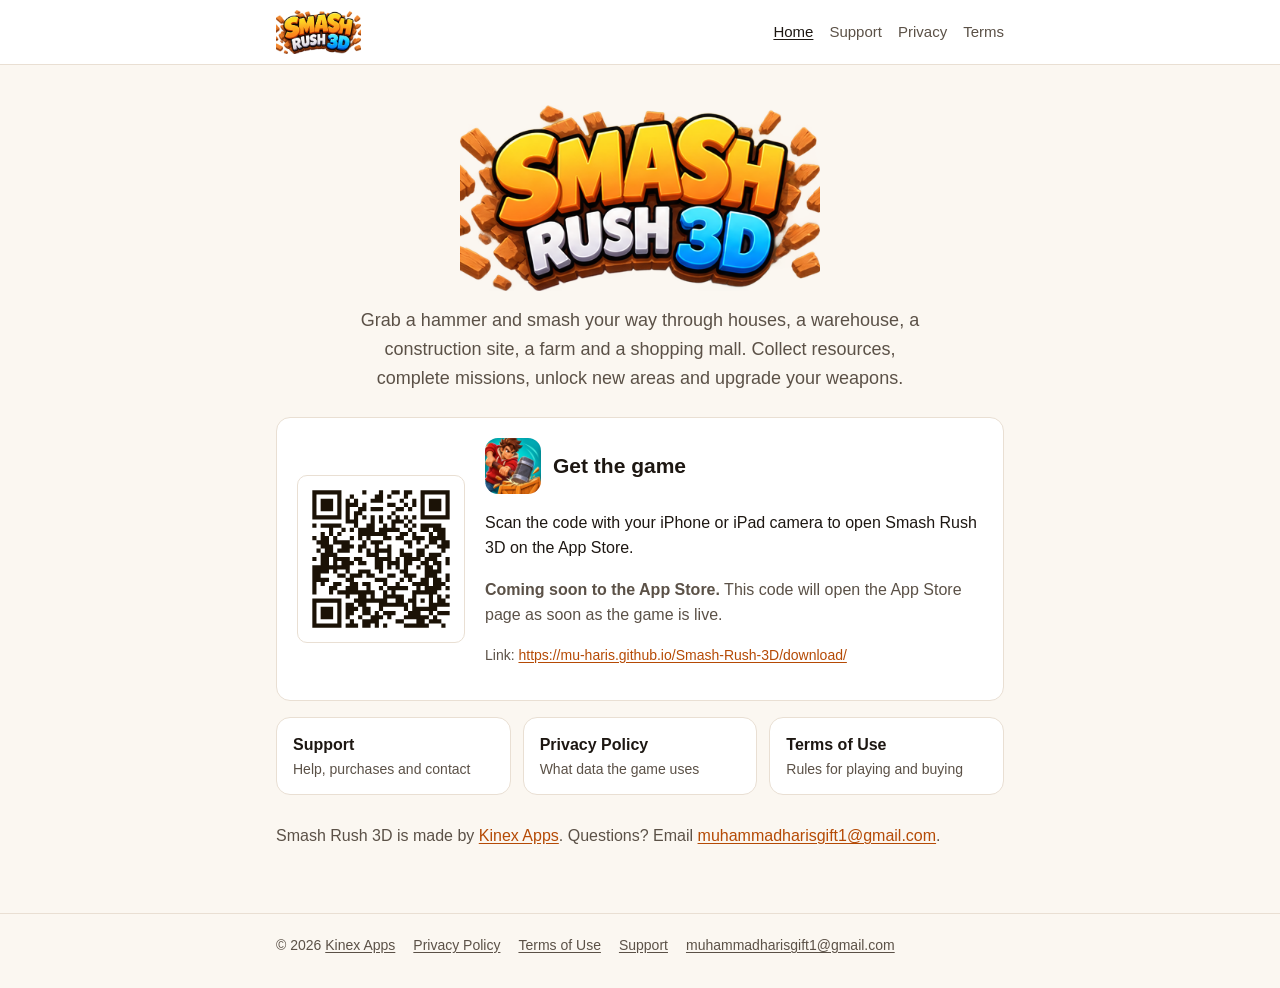
<file: index.html>
<!doctype html>
<html lang="en">
<head>
<meta charset="utf-8">
<meta name="viewport" content="width=device-width, initial-scale=1">
<title>Smash Rush 3D</title>
<meta name="description" content="Smash Rush 3D for iPhone and iPad: smash, collect, unlock and upgrade. Download, support, privacy and terms.">
<link rel="canonical" href="https://mu-haris.github.io/Smash-Rush-3D/">
<link rel="icon" type="image/png" sizes="32x32" href="assets/favicon-32.png">
<link rel="apple-touch-icon" href="assets/icon-180.png">
<link rel="stylesheet" href="assets/site.css">
</head>
<body>
<header class="site"><div class="wrap">
  <a class="brand" href="" aria-label="Smash Rush 3D home"><img src="assets/logo.png" alt="Smash Rush 3D" width="85" height="44"></a>
  <nav aria-label="Main"><a href="" aria-current="page">Home</a><a href="support/">Support</a><a href="privacy/">Privacy</a><a href="terms/">Terms</a></nav>
</div></header>
<main><div class="wrap">

<section class="hero">
  <h1 style="position:absolute;left:-9999px">Smash Rush 3D</h1>
  <img class="logo" src="assets/logo.png" alt="Smash Rush 3D" width="360" height="186">
  <p class="lead">Grab a hammer and smash your way through houses, a warehouse, a construction site, a farm and a shopping mall. Collect resources, complete missions, unlock new areas and upgrade your weapons.</p>
</section>

<section class="card get" aria-labelledby="get">
  <img class="qr" src="assets/app-store-qr.svg" alt="QR code that opens Smash Rush 3D on the App Store" width="168" height="168">
  <div>
    <h2 id="get" style="margin-top:0;display:flex;align-items:center;gap:12px"><img src="assets/icon-512.png" alt="" width="56" height="56" style="border-radius:13px">Get the game</h2>
    <p>Scan the code with your iPhone or iPad camera to open Smash Rush 3D on the App Store.</p>
    <p class="muted"><strong>Coming soon to the App Store.</strong> This code will open the App Store page as soon as the game is live.</p>
    <p class="muted" style="font-size:14px">Link: <a href="download/">https://mu-haris.github.io/Smash-Rush-3D/download/</a></p>
  </div>
</section>

<section aria-label="Help and legal">
  <div class="links">
    <a href="support/">Support<span>Help, purchases and contact</span></a>
    <a href="privacy/">Privacy Policy<span>What data the game uses</span></a>
    <a href="terms/">Terms of Use<span>Rules for playing and buying</span></a>
  </div>
</section>

<p class="muted" style="margin-top:28px">Smash Rush 3D is made by <a href="https://kinexapps.com/">Kinex Apps</a>. Questions? Email <a href="mailto:muhammadharisgift1@gmail.com">muhammadharisgift1@gmail.com</a>.</p>

</div></main>
<footer class="site"><div class="wrap">
  <span>&copy; 2026 <a href="https://kinexapps.com/">Kinex Apps</a></span>
  <a href="privacy/">Privacy Policy</a>
  <a href="terms/">Terms of Use</a>
  <a href="support/">Support</a>
  <a href="mailto:muhammadharisgift1@gmail.com">muhammadharisgift1@gmail.com</a>
</div></footer>
</body>
</html>
</file>
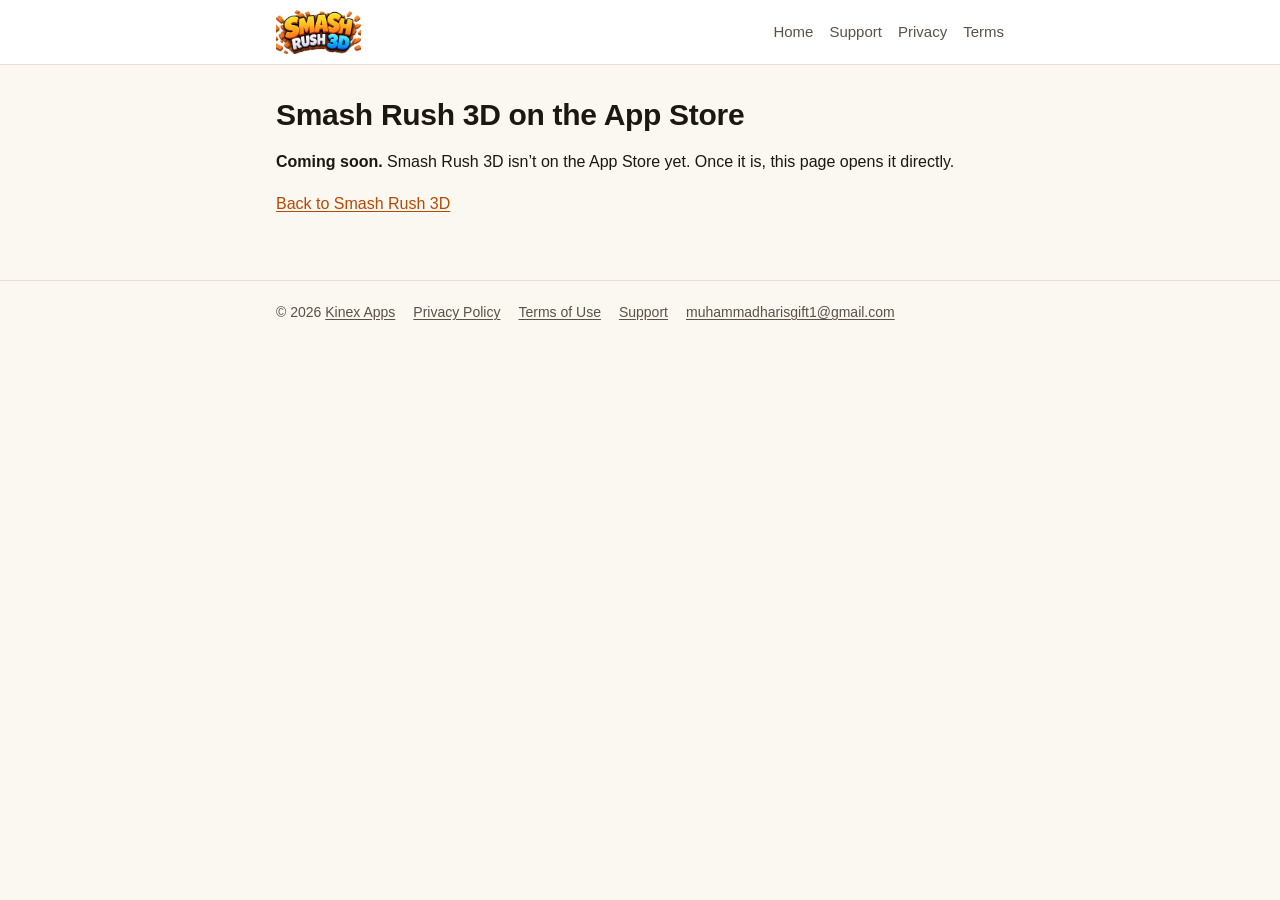
<file: download/index.html>
<!doctype html>
<html lang="en">
<head>
<meta charset="utf-8">
<meta name="viewport" content="width=device-width, initial-scale=1">
<title>Download – Smash Rush 3D</title>
<meta name="description" content="Open Smash Rush 3D on the App Store.">
<link rel="canonical" href="https://mu-haris.github.io/Smash-Rush-3D/download/">
<link rel="icon" type="image/png" sizes="32x32" href="../assets/favicon-32.png">
<link rel="apple-touch-icon" href="../assets/icon-180.png">
<link rel="stylesheet" href="../assets/site.css">
</head>
<body>
<header class="site"><div class="wrap">
  <a class="brand" href="../" aria-label="Smash Rush 3D home"><img src="../assets/logo.png" alt="Smash Rush 3D" width="85" height="44"></a>
  <nav aria-label="Main"><a href="../">Home</a><a href="../support/">Support</a><a href="../privacy/">Privacy</a><a href="../terms/">Terms</a></nav>
</div></header>
<main><div class="wrap">

<h1>Smash Rush 3D on the App Store</h1>
<script></script>
<p><strong>Coming soon.</strong> Smash Rush 3D isn&rsquo;t on the App Store yet. Once it is, this page opens it directly.</p>
<p><a href="../">Back to Smash Rush 3D</a></p>

</div></main>
<footer class="site"><div class="wrap">
  <span>&copy; 2026 <a href="https://kinexapps.com/">Kinex Apps</a></span>
  <a href="../privacy/">Privacy Policy</a>
  <a href="../terms/">Terms of Use</a>
  <a href="../support/">Support</a>
  <a href="mailto:muhammadharisgift1@gmail.com">muhammadharisgift1@gmail.com</a>
</div></footer>
</body>
</html>
</file>
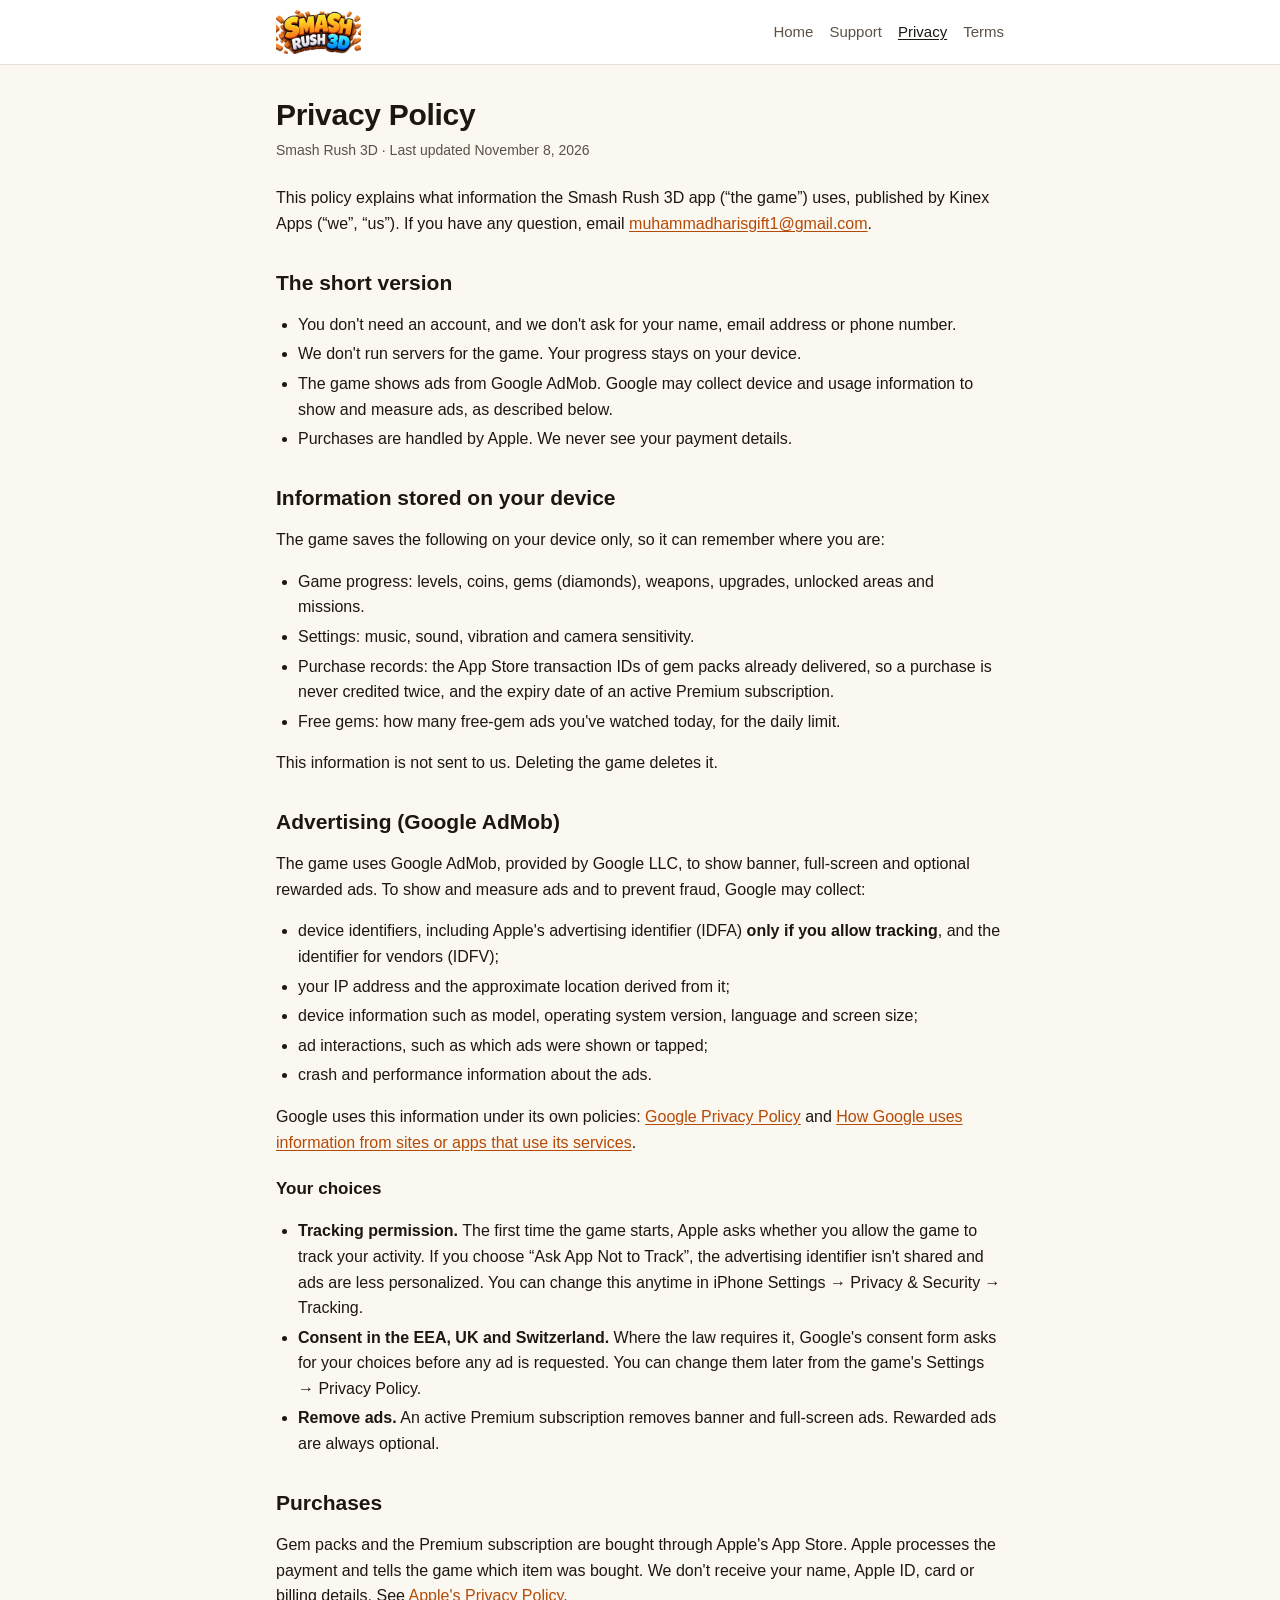
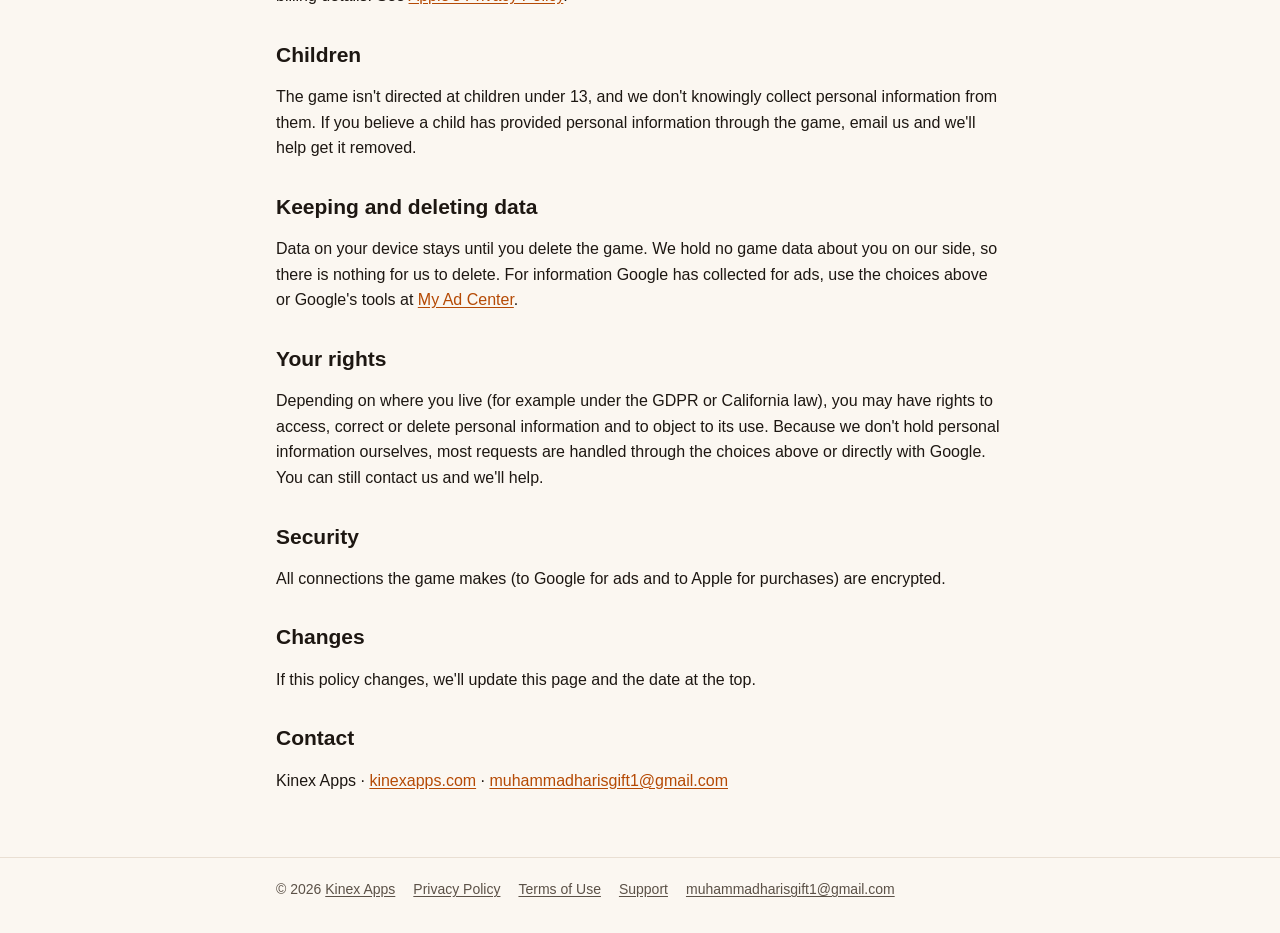
<file: privacy/index.html>
<!doctype html>
<html lang="en">
<head>
<meta charset="utf-8">
<meta name="viewport" content="width=device-width, initial-scale=1">
<title>Privacy Policy – Smash Rush 3D</title>
<meta name="description" content="Privacy Policy for the Smash Rush 3D iOS game by Kinex Apps.">
<link rel="canonical" href="https://mu-haris.github.io/Smash-Rush-3D/privacy/">
<link rel="icon" type="image/png" sizes="32x32" href="../assets/favicon-32.png">
<link rel="apple-touch-icon" href="../assets/icon-180.png">
<link rel="stylesheet" href="../assets/site.css">
</head>
<body>
<header class="site"><div class="wrap">
  <a class="brand" href="../" aria-label="Smash Rush 3D home"><img src="../assets/logo.png" alt="Smash Rush 3D" width="85" height="44"></a>
  <nav aria-label="Main"><a href="../">Home</a><a href="../support/">Support</a><a href="../privacy/" aria-current="page">Privacy</a><a href="../terms/">Terms</a></nav>
</div></header>
<main><div class="wrap">

<h1>Privacy Policy</h1>
<p class="updated">Smash Rush 3D &middot; Last updated November 8, 2026</p>

<p>This policy explains what information the Smash Rush 3D app (&ldquo;the game&rdquo;) uses, published by Kinex Apps (&ldquo;we&rdquo;, &ldquo;us&rdquo;). If you have any question, email <a href="mailto:muhammadharisgift1@gmail.com">muhammadharisgift1@gmail.com</a>.</p>

<h2>The short version</h2>
<ul>
  <li>You don't need an account, and we don't ask for your name, email address or phone number.</li>
  <li>We don't run servers for the game. Your progress stays on your device.</li>
  <li>The game shows ads from Google AdMob. Google may collect device and usage information to show and measure ads, as described below.</li>
  <li>Purchases are handled by Apple. We never see your payment details.</li>
</ul>

<h2>Information stored on your device</h2>
<p>The game saves the following on your device only, so it can remember where you are:</p>
<ul>
  <li>Game progress: levels, coins, gems (diamonds), weapons, upgrades, unlocked areas and missions.</li>
  <li>Settings: music, sound, vibration and camera sensitivity.</li>
  <li>Purchase records: the App Store transaction IDs of gem packs already delivered, so a purchase is never credited twice, and the expiry date of an active Premium subscription.</li>
  <li>Free gems: how many free-gem ads you've watched today, for the daily limit.</li>
</ul>
<p>This information is not sent to us. Deleting the game deletes it.</p>

<h2>Advertising (Google AdMob)</h2>
<p>The game uses Google AdMob, provided by Google LLC, to show banner, full-screen and optional rewarded ads. To show and measure ads and to prevent fraud, Google may collect:</p>
<ul>
  <li>device identifiers, including Apple's advertising identifier (IDFA) <strong>only if you allow tracking</strong>, and the identifier for vendors (IDFV);</li>
  <li>your IP address and the approximate location derived from it;</li>
  <li>device information such as model, operating system version, language and screen size;</li>
  <li>ad interactions, such as which ads were shown or tapped;</li>
  <li>crash and performance information about the ads.</li>
</ul>
<p>Google uses this information under its own policies: <a href="https://policies.google.com/privacy">Google Privacy Policy</a> and <a href="https://policies.google.com/technologies/partner-sites">How Google uses information from sites or apps that use its services</a>.</p>

<h3>Your choices</h3>
<ul>
  <li><strong>Tracking permission.</strong> The first time the game starts, Apple asks whether you allow the game to track your activity. If you choose &ldquo;Ask App Not to Track&rdquo;, the advertising identifier isn't shared and ads are less personalized. You can change this anytime in iPhone Settings &rarr; Privacy &amp; Security &rarr; Tracking.</li>
  <li><strong>Consent in the EEA, UK and Switzerland.</strong> Where the law requires it, Google's consent form asks for your choices before any ad is requested. You can change them later from the game's Settings &rarr; Privacy Policy.</li>
  <li><strong>Remove ads.</strong> An active Premium subscription removes banner and full-screen ads. Rewarded ads are always optional.</li>
</ul>

<h2>Purchases</h2>
<p>Gem packs and the Premium subscription are bought through Apple's App Store. Apple processes the payment and tells the game which item was bought. We don't receive your name, Apple ID, card or billing details. See <a href="https://www.apple.com/legal/privacy/">Apple's Privacy Policy</a>.</p>

<h2>Children</h2>
<p>The game isn't directed at children under 13, and we don't knowingly collect personal information from them. If you believe a child has provided personal information through the game, email us and we'll help get it removed.</p>

<h2>Keeping and deleting data</h2>
<p>Data on your device stays until you delete the game. We hold no game data about you on our side, so there is nothing for us to delete. For information Google has collected for ads, use the choices above or Google's tools at <a href="https://myadcenter.google.com/">My Ad Center</a>.</p>

<h2>Your rights</h2>
<p>Depending on where you live (for example under the GDPR or California law), you may have rights to access, correct or delete personal information and to object to its use. Because we don't hold personal information ourselves, most requests are handled through the choices above or directly with Google. You can still contact us and we'll help.</p>

<h2>Security</h2>
<p>All connections the game makes (to Google for ads and to Apple for purchases) are encrypted.</p>

<h2>Changes</h2>
<p>If this policy changes, we'll update this page and the date at the top.</p>

<h2>Contact</h2>
<p>Kinex Apps &middot; <a href="https://kinexapps.com/">kinexapps.com</a> &middot; <a href="mailto:muhammadharisgift1@gmail.com">muhammadharisgift1@gmail.com</a></p>

</div></main>
<footer class="site"><div class="wrap">
  <span>&copy; 2026 <a href="https://kinexapps.com/">Kinex Apps</a></span>
  <a href="../privacy/">Privacy Policy</a>
  <a href="../terms/">Terms of Use</a>
  <a href="../support/">Support</a>
  <a href="mailto:muhammadharisgift1@gmail.com">muhammadharisgift1@gmail.com</a>
</div></footer>
</body>
</html>
</file>
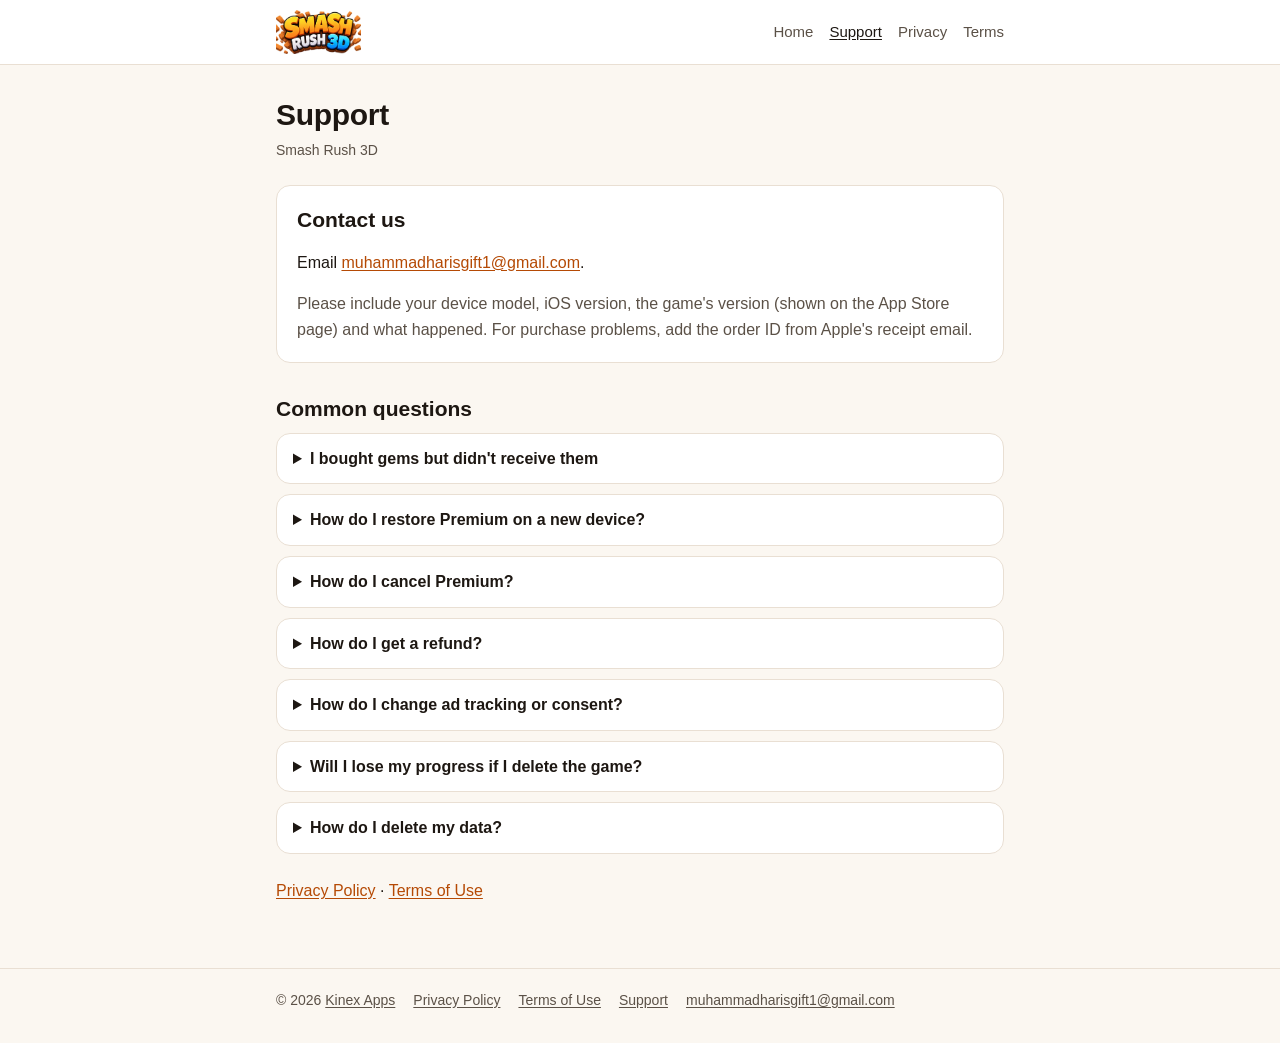
<file: support/index.html>
<!doctype html>
<html lang="en">
<head>
<meta charset="utf-8">
<meta name="viewport" content="width=device-width, initial-scale=1">
<title>Support – Smash Rush 3D</title>
<meta name="description" content="Help and contact for the Smash Rush 3D iOS game.">
<link rel="canonical" href="https://mu-haris.github.io/Smash-Rush-3D/support/">
<link rel="icon" type="image/png" sizes="32x32" href="../assets/favicon-32.png">
<link rel="apple-touch-icon" href="../assets/icon-180.png">
<link rel="stylesheet" href="../assets/site.css">
</head>
<body>
<header class="site"><div class="wrap">
  <a class="brand" href="../" aria-label="Smash Rush 3D home"><img src="../assets/logo.png" alt="Smash Rush 3D" width="85" height="44"></a>
  <nav aria-label="Main"><a href="../">Home</a><a href="../support/" aria-current="page">Support</a><a href="../privacy/">Privacy</a><a href="../terms/">Terms</a></nav>
</div></header>
<main><div class="wrap">

<h1>Support</h1>
<p class="updated">Smash Rush 3D</p>

<div class="card">
  <h2 style="margin-top:0">Contact us</h2>
  <p>Email <a href="mailto:muhammadharisgift1@gmail.com?subject=Smash%20Rush%203D%20Support">muhammadharisgift1@gmail.com</a>.</p>
  <p class="muted" style="margin-bottom:0">Please include your device model, iOS version, the game's version (shown on the App Store page) and what happened. For purchase problems, add the order ID from Apple's receipt email.</p>
</div>

<h2>Common questions</h2>

<details><summary>I bought gems but didn't receive them</summary>
<p>Keep the game open with an internet connection for a moment; the game delivers any purchase the App Store confirms, even after a restart. If the purchase says &ldquo;pending&rdquo; (for example Ask to Buy), the gems arrive once it's approved. If they still don't arrive, email us with the order ID from Apple's receipt.</p></details>

<details><summary>How do I restore Premium on a new device?</summary>
<p>Open Settings in the game and tap <strong>Restore Purchases</strong>, signed in with the same Apple ID you used to subscribe. Gem packs are consumable and can't be restored.</p></details>

<details><summary>How do I cancel Premium?</summary>
<p>Go to iPhone Settings &rarr; your name &rarr; Subscriptions &rarr; Smash Rush 3D, or tap <strong>Premium Active</strong> in the game's Settings. Cancel at least 24 hours before the renewal date. You keep Premium until the end of the paid period.</p></details>

<details><summary>How do I get a refund?</summary>
<p>Purchases are made through Apple, so refunds are handled by Apple at <a href="https://reportaproblem.apple.com/">reportaproblem.apple.com</a>.</p></details>

<details><summary>How do I change ad tracking or consent?</summary>
<p>Tracking: iPhone Settings &rarr; Privacy &amp; Security &rarr; Tracking. In the EEA, UK and Switzerland you can also change your ad choices in the game's Settings &rarr; Privacy Policy. See the <a href="../privacy/">Privacy Policy</a> for details.</p></details>

<details><summary>Will I lose my progress if I delete the game?</summary>
<p>Yes. Progress is saved on your device only, so deleting the game removes it.</p></details>

<details><summary>How do I delete my data?</summary>
<p>Delete the game from your device. We don't keep any game data about you, and you don't need an account.</p></details>

<p style="margin-top:24px"><a href="../privacy/">Privacy Policy</a> &middot; <a href="../terms/">Terms of Use</a></p>

</div></main>
<footer class="site"><div class="wrap">
  <span>&copy; 2026 <a href="https://kinexapps.com/">Kinex Apps</a></span>
  <a href="../privacy/">Privacy Policy</a>
  <a href="../terms/">Terms of Use</a>
  <a href="../support/">Support</a>
  <a href="mailto:muhammadharisgift1@gmail.com">muhammadharisgift1@gmail.com</a>
</div></footer>
</body>
</html>
</file>
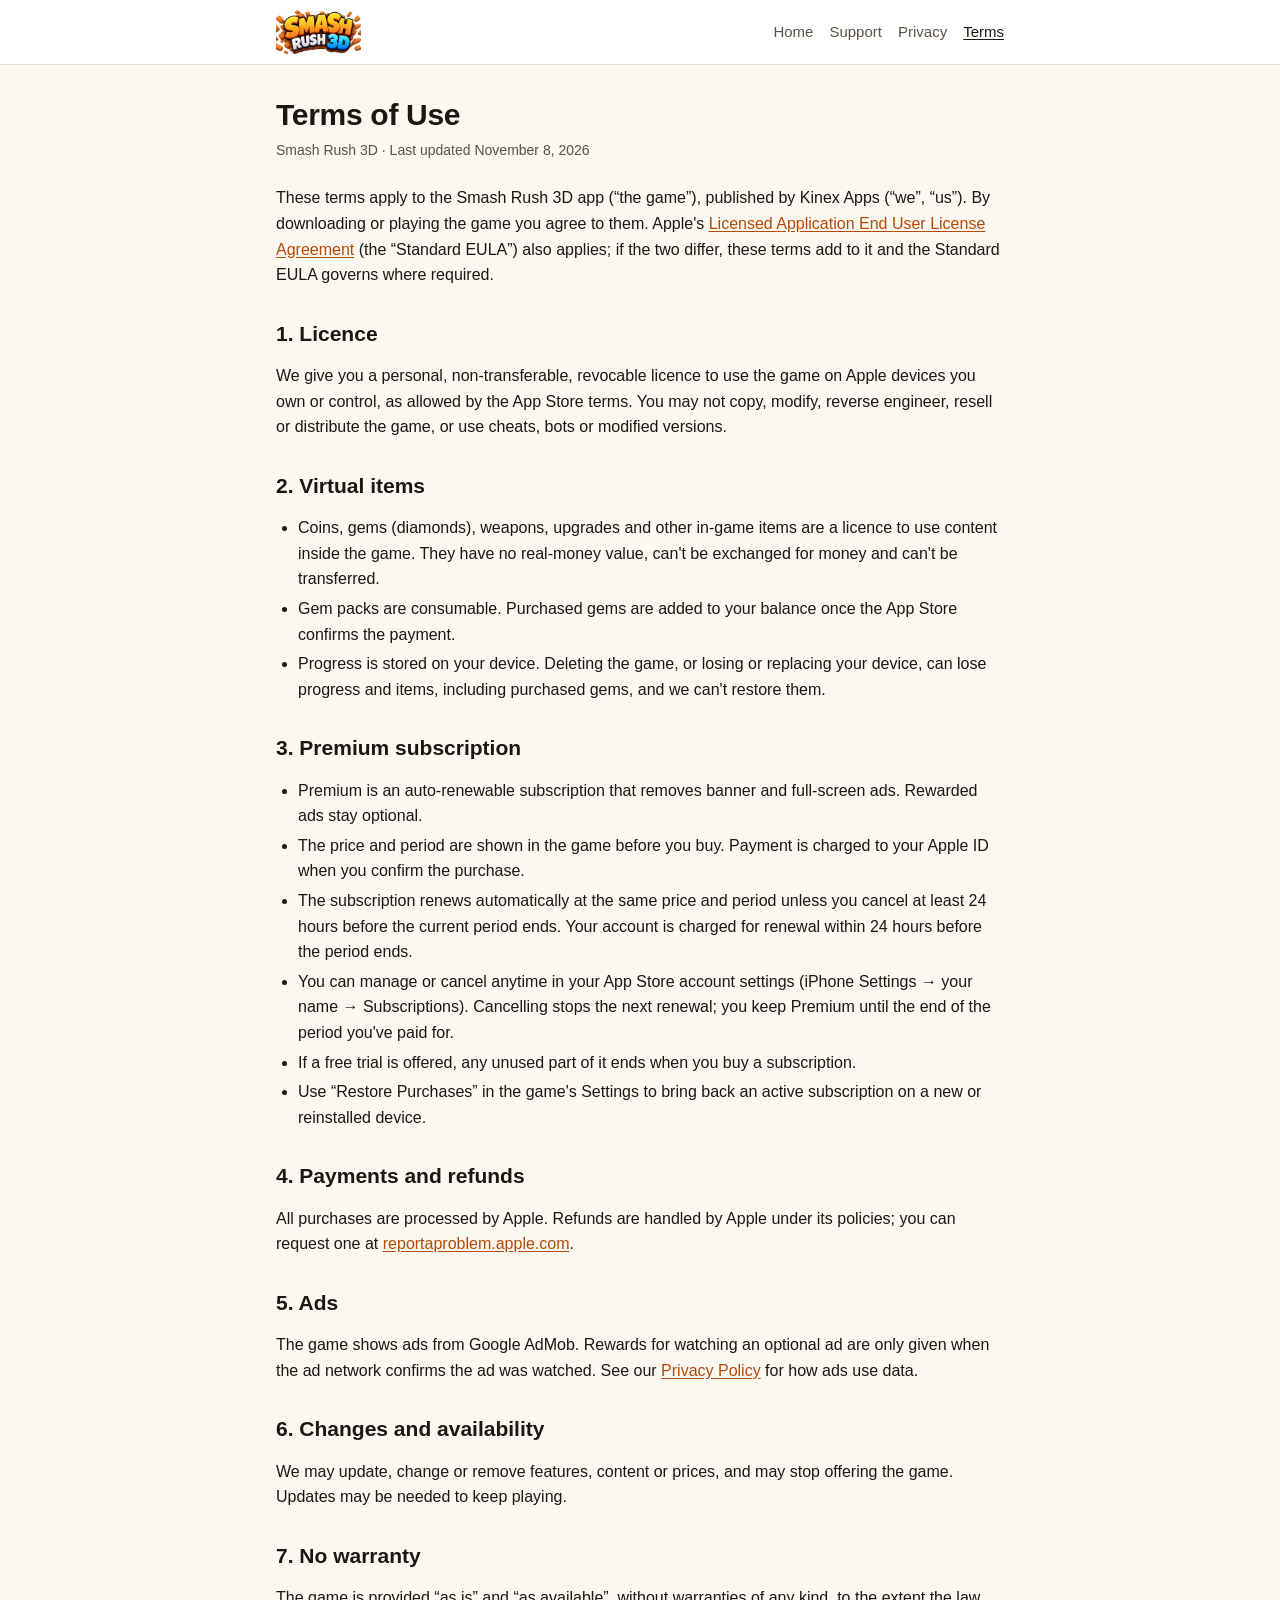
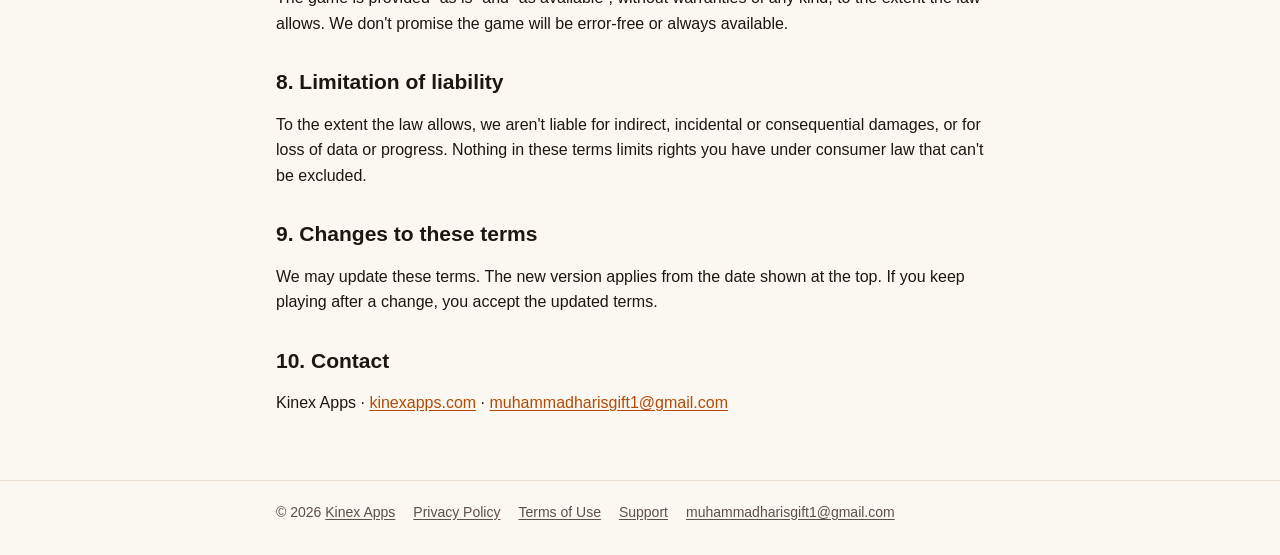
<file: terms/index.html>
<!doctype html>
<html lang="en">
<head>
<meta charset="utf-8">
<meta name="viewport" content="width=device-width, initial-scale=1">
<title>Terms of Use – Smash Rush 3D</title>
<meta name="description" content="Terms of Use for the Smash Rush 3D iOS game by Kinex Apps, including subscription terms.">
<link rel="canonical" href="https://mu-haris.github.io/Smash-Rush-3D/terms/">
<link rel="icon" type="image/png" sizes="32x32" href="../assets/favicon-32.png">
<link rel="apple-touch-icon" href="../assets/icon-180.png">
<link rel="stylesheet" href="../assets/site.css">
</head>
<body>
<header class="site"><div class="wrap">
  <a class="brand" href="../" aria-label="Smash Rush 3D home"><img src="../assets/logo.png" alt="Smash Rush 3D" width="85" height="44"></a>
  <nav aria-label="Main"><a href="../">Home</a><a href="../support/">Support</a><a href="../privacy/">Privacy</a><a href="../terms/" aria-current="page">Terms</a></nav>
</div></header>
<main><div class="wrap">

<h1>Terms of Use</h1>
<p class="updated">Smash Rush 3D &middot; Last updated November 8, 2026</p>

<p>These terms apply to the Smash Rush 3D app (&ldquo;the game&rdquo;), published by Kinex Apps (&ldquo;we&rdquo;, &ldquo;us&rdquo;). By downloading or playing the game you agree to them. Apple's <a href="https://www.apple.com/legal/internet-services/itunes/dev/stdeula/">Licensed Application End User License Agreement</a> (the &ldquo;Standard EULA&rdquo;) also applies; if the two differ, these terms add to it and the Standard EULA governs where required.</p>

<h2>1. Licence</h2>
<p>We give you a personal, non-transferable, revocable licence to use the game on Apple devices you own or control, as allowed by the App Store terms. You may not copy, modify, reverse engineer, resell or distribute the game, or use cheats, bots or modified versions.</p>

<h2>2. Virtual items</h2>
<ul>
  <li>Coins, gems (diamonds), weapons, upgrades and other in-game items are a licence to use content inside the game. They have no real-money value, can't be exchanged for money and can't be transferred.</li>
  <li>Gem packs are consumable. Purchased gems are added to your balance once the App Store confirms the payment.</li>
  <li>Progress is stored on your device. Deleting the game, or losing or replacing your device, can lose progress and items, including purchased gems, and we can't restore them.</li>
</ul>

<h2>3. Premium subscription</h2>
<ul>
  <li>Premium is an auto-renewable subscription that removes banner and full-screen ads. Rewarded ads stay optional.</li>
  <li>The price and period are shown in the game before you buy. Payment is charged to your Apple ID when you confirm the purchase.</li>
  <li>The subscription renews automatically at the same price and period unless you cancel at least 24 hours before the current period ends. Your account is charged for renewal within 24 hours before the period ends.</li>
  <li>You can manage or cancel anytime in your App Store account settings (iPhone Settings &rarr; your name &rarr; Subscriptions). Cancelling stops the next renewal; you keep Premium until the end of the period you've paid for.</li>
  <li>If a free trial is offered, any unused part of it ends when you buy a subscription.</li>
  <li>Use &ldquo;Restore Purchases&rdquo; in the game's Settings to bring back an active subscription on a new or reinstalled device.</li>
</ul>

<h2>4. Payments and refunds</h2>
<p>All purchases are processed by Apple. Refunds are handled by Apple under its policies; you can request one at <a href="https://reportaproblem.apple.com/">reportaproblem.apple.com</a>.</p>

<h2>5. Ads</h2>
<p>The game shows ads from Google AdMob. Rewards for watching an optional ad are only given when the ad network confirms the ad was watched. See our <a href="../privacy/">Privacy Policy</a> for how ads use data.</p>

<h2>6. Changes and availability</h2>
<p>We may update, change or remove features, content or prices, and may stop offering the game. Updates may be needed to keep playing.</p>

<h2>7. No warranty</h2>
<p>The game is provided &ldquo;as is&rdquo; and &ldquo;as available&rdquo;, without warranties of any kind, to the extent the law allows. We don't promise the game will be error-free or always available.</p>

<h2>8. Limitation of liability</h2>
<p>To the extent the law allows, we aren't liable for indirect, incidental or consequential damages, or for loss of data or progress. Nothing in these terms limits rights you have under consumer law that can't be excluded.</p>

<h2>9. Changes to these terms</h2>
<p>We may update these terms. The new version applies from the date shown at the top. If you keep playing after a change, you accept the updated terms.</p>

<h2>10. Contact</h2>
<p>Kinex Apps &middot; <a href="https://kinexapps.com/">kinexapps.com</a> &middot; <a href="mailto:muhammadharisgift1@gmail.com">muhammadharisgift1@gmail.com</a></p>

</div></main>
<footer class="site"><div class="wrap">
  <span>&copy; 2026 <a href="https://kinexapps.com/">Kinex Apps</a></span>
  <a href="../privacy/">Privacy Policy</a>
  <a href="../terms/">Terms of Use</a>
  <a href="../support/">Support</a>
  <a href="mailto:muhammadharisgift1@gmail.com">muhammadharisgift1@gmail.com</a>
</div></footer>
</body>
</html>
</file>
<file: assets/site.css>
:root {
  --bg: #fbf7f1;
  --surface: #ffffff;
  --ink: #1d1712;
  --ink-soft: #5b5147;
  --line: #e9dfd3;
  --accent: #e8620c;
  --accent-ink: #ffffff;
  --link: #b54a05;
  --blue: #1f86e6;
  --radius: 14px;
}
@media (prefers-color-scheme: dark) {
  :root:not([data-theme="light"]) {
    --bg: #15110d;
    --surface: #201a14;
    --ink: #f4ede5;
    --ink-soft: #b9ada0;
    --line: #362c22;
    --accent: #f27a24;
    --accent-ink: #1a0f05;
    --link: #ff9a4d;
    --blue: #58a9f5;
  }
}
:root[data-theme="dark"] {
  --bg: #15110d; --surface: #201a14; --ink: #f4ede5; --ink-soft: #b9ada0; --line: #362c22;
  --accent: #f27a24; --accent-ink: #1a0f05; --link: #ff9a4d; --blue: #58a9f5;
}

* { box-sizing: border-box; }
html { -webkit-text-size-adjust: 100%; }
body {
  margin: 0; background: var(--bg); color: var(--ink);
  font: 16px/1.6 -apple-system, BlinkMacSystemFont, "Segoe UI", Roboto, "Helvetica Neue", Arial, sans-serif;
}
a { color: var(--link); text-underline-offset: 2px; }
a:hover { text-decoration-thickness: 2px; }

.wrap { max-width: 760px; margin: 0 auto; padding: 0 16px; }

header.site { border-bottom: 1px solid var(--line); background: var(--surface); }
header.site .wrap { display: flex; align-items: center; justify-content: space-between; gap: 12px; padding-top: 10px; padding-bottom: 10px; flex-wrap: wrap; }
header.site .brand img { height: 44px; width: auto; display: block; }
header.site nav { display: flex; gap: 16px; flex-wrap: wrap; font-size: 15px; }
header.site nav a { color: var(--ink-soft); text-decoration: none; }
header.site nav a:hover, header.site nav a[aria-current="page"] { color: var(--ink); text-decoration: underline; }

main { padding: 32px 0 48px; }
h1 { font-size: 30px; line-height: 1.2; margin: 0 0 6px; letter-spacing: -0.01em; }
h2 { font-size: 21px; line-height: 1.3; margin: 32px 0 8px; }
h3 { font-size: 17px; margin: 20px 0 4px; }
p, li { color: var(--ink); }
.muted { color: var(--ink-soft); }
.updated { color: var(--ink-soft); font-size: 14px; margin: 0 0 24px; }
ul { padding-left: 22px; }
li { margin: 4px 0; }

.card { background: var(--surface); border: 1px solid var(--line); border-radius: var(--radius); padding: 20px; margin: 16px 0; }

.hero { text-align: center; padding: 8px 0 8px; }
.hero img.logo { width: min(360px, 80%); height: auto; }
.hero p.lead { font-size: 18px; color: var(--ink-soft); max-width: 560px; margin: 8px auto 0; }

.get { display: grid; grid-template-columns: auto 1fr; gap: 20px; align-items: center; }
.get img.qr { width: 168px; height: 168px; border-radius: 10px; background: #fff; padding: 6px; border: 1px solid var(--line); display: block; }
@media (max-width: 520px) { .get { grid-template-columns: 1fr; justify-items: center; text-align: center; } }

.button {
  display: inline-block; background: var(--accent); color: var(--accent-ink); font-weight: 700;
  padding: 12px 22px; border-radius: 999px; text-decoration: none; margin-top: 8px;
}
.button:hover { filter: brightness(1.06); text-decoration: none; }

.links { display: grid; grid-template-columns: repeat(auto-fit, minmax(200px, 1fr)); gap: 12px; margin-top: 16px; }
.links a { display: block; background: var(--surface); border: 1px solid var(--line); border-radius: var(--radius); padding: 14px 16px; text-decoration: none; color: var(--ink); font-weight: 600; }
.links a span { display: block; font-weight: 400; font-size: 14px; color: var(--ink-soft); }
.links a:hover { border-color: var(--accent); }

details { background: var(--surface); border: 1px solid var(--line); border-radius: var(--radius); padding: 12px 16px; margin: 10px 0; }
details summary { cursor: pointer; font-weight: 600; }
details[open] summary { margin-bottom: 6px; }

footer.site { border-top: 1px solid var(--line); padding: 20px 0 32px; font-size: 14px; color: var(--ink-soft); }
footer.site .wrap { display: flex; gap: 8px 18px; flex-wrap: wrap; }
footer.site a { color: var(--ink-soft); }
</file>
